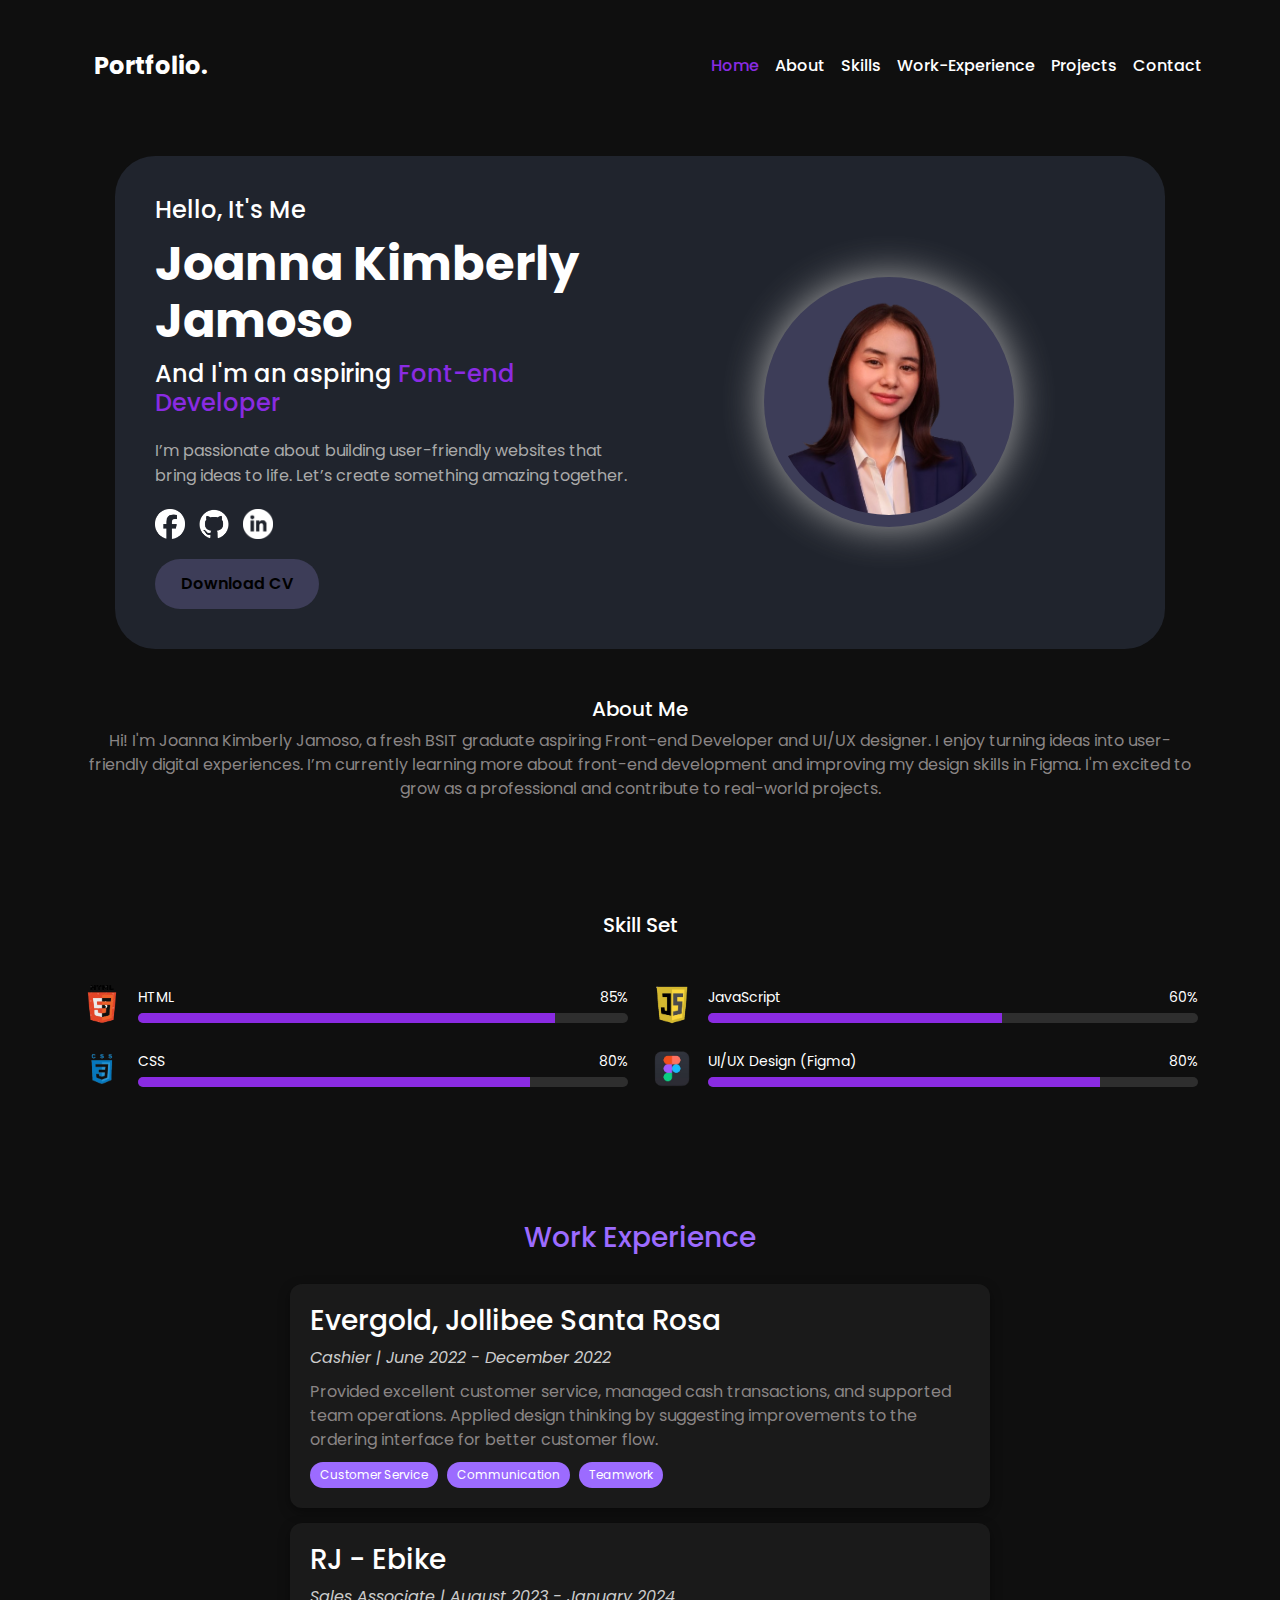
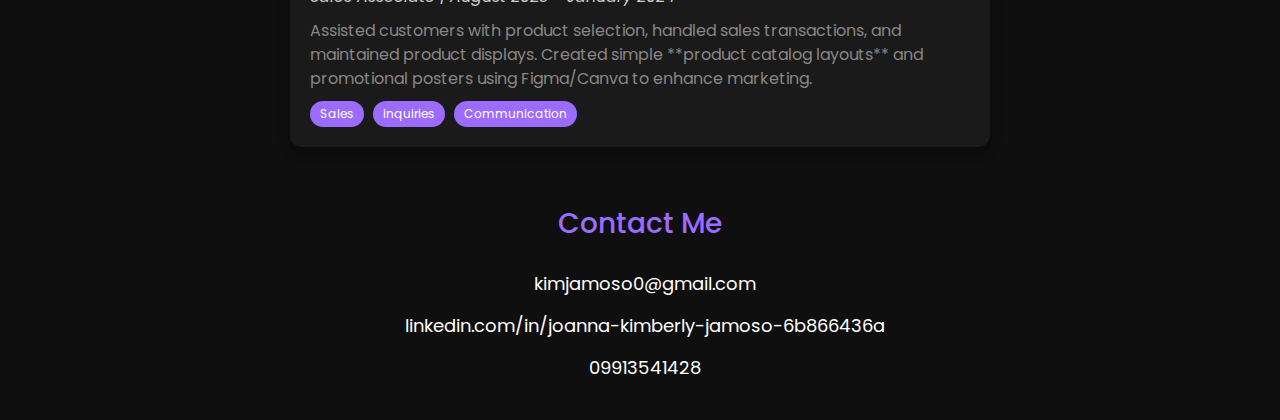
<file: index.html>
<!DOCTYPE html>
<html lang="en">
<head>
  <meta charset="UTF-8" />
  <meta name="viewport" content="width=device-width, initial-scale=1.0"/>
  <title>Jamoso Portfolio</title>

  <!-- Bootstrap CSS -->
  <link href="https://cdn.jsdelivr.net/npm/bootstrap@5.3.0/dist/css/bootstrap.min.css" rel="stylesheet" />
  
  <!-- Google Font -->
  <link href="https://fonts.googleapis.com/css2?family=Poppins:wght@400;600;700&display=swap" rel="stylesheet">

  <!-- Custom CSS -->
  <link rel="stylesheet" href="style.css" />
</head>
<body>

  <!-- Header/Navbar -->
  <header class="py-3">
    <nav class="navbar navbar-expand-lg container">
      <a class="navbar-brand text-white p-4 logo" href="#">Portfolio.</a>
      <button class="navbar-toggler me-3" type="button" data-bs-toggle="collapse" data-bs-target="#navbarNav">
        <span class="navbar-toggler-icon"></span>
      </button>
      <div class="collapse navbar-collapse justify-content-end" id="navbarNav">
        <ul class="navbar-nav">
          <li class="nav-item"><a class="nav-link active text-white" href="#">Home</a></li>
          <li class="nav-item"><a class="nav-link text-white" href="#about">About</a></li>
          <li class="nav-item"><a class="nav-link text-white" href="#Skills">Skills</a></li>
          <li class="nav-item"><a class="nav-link text-white" href="#experience">Work-Experience</a></li>
          <li class="nav-item"><a class="nav-link text-white" href="projects.html">Projects</a></li>
          <li class="nav-item"><a class="nav-link text-white" href="#contact">Contact</a></li>
        </ul>
      </div>
    </nav>
  </header>

  <!-- Main Content -->
  <main class="py-4">
    <div class="container">
      <div class="custom-box mx-auto">
        <div class="row align-items-center flex-column flex-lg-row">
          <!-- Text Content -->
          <div class="col-lg-6 text-content">
            <h3>Hello, It's Me</h3>
            <h1>Joanna Kimberly Jamoso</h1>
            <h3>And I'm an aspiring <span>Font-end Developer</span></h3>
            <p>I’m passionate about building user-friendly websites that bring ideas to life. Let’s create something amazing together.</p>

            <div class="social-icons">
              <a href="https://www.facebook.com/share/1Co2i1bEdq/"><img src="fb.png" alt="fb"></a>
              <a href="https://github.com/kimjamoso5"><img src="git.png" alt="git"></a>
              <a href="https://www.linkedin.com/in/jamoso?utm_source=share&utm_campaign=share_via&utm_content=profile&utm_medium=android_app"><img src="in.png" alt="ln"></a>
            </div>
            <a href="CV.pdf" class="btn">Download CV</a>
          </div>

          <!-- Image Content -->
          <div class="col-lg-6 text-center mt-4 mt-lg-0">
            <div class="glow-border mx-auto">
              <img src="img.png" alt="Joanna Kimberly" class="img-fluid" />
            </div>
          </div>
        </div>
      </div>
    </div>

    <!-- About Section -->
    <section id="about" class="text-center py-5">
      <div class="container">
        <h2>About Me</h2>
        <p>Hi! I'm Joanna Kimberly Jamoso, a fresh BSIT graduate aspiring Front-end Developer and UI/UX designer. I enjoy turning ideas into user-friendly digital experiences. I’m currently learning more about front-end development and improving my design skills in Figma. I'm excited to grow as a professional and contribute to real-world projects.</p>
      </div>
    </section>
      </div>
    </div>
  </div>
</section>
<!-- Skills Section -->
<section id="Skills" class="py-5 text-center">
  <div class="container">
    <h2 class="mb-5">Skill Set</h2>
    <div class="row justify-content-center">
      <div class="col-md-6">
        <!-- HTML -->
        <div class="skill mb-4 d-flex align-items-center">
          <img src="html.png" alt="HTML" class="skill-icon me-3" />
          <div class="flex-grow-1">
            <div class="d-flex justify-content-between"><span>HTML</span><span>85%</span></div>
            <div class="progress"><div class="progress-bar" style="width: 85%"></div></div>
          </div>
        </div>

        <!-- CSS -->
        <div class="skill mb-4 d-flex align-items-center">
          <img src="css.png" alt="CSS" class="skill-icon me-3" />
          <div class="flex-grow-1">
            <div class="d-flex justify-content-between"><span>CSS</span><span>80%</span></div>
            <div class="progress"><div class="progress-bar" style="width: 80%"></div></div>
          </div>
        </div>

      
      </div>

      <div class="col-md-6">
      
         <!-- JavaScript -->
        <div class="skill mb-4 d-flex align-items-center">
          <img src="js.png" alt="JavaScript" class="skill-icon me-3" />
          <div class="flex-grow-1">
            <div class="d-flex justify-content-between"><span>JavaScript</span><span>60%</span></div>
            <div class="progress"><div class="progress-bar" style="width: 60%"></div></div>
          </div>
        </div>
        <!-- UI/UX Design (Figma) -->
        <div class="skill mb-4 d-flex align-items-center">
          <img src="figma.png" alt="Figma" class="skill-icon me-3" />
          <div class="flex-grow-1">
            <div class="d-flex justify-content-between"><span>UI/UX Design (Figma)</span><span>80%</span></div>
            <div class="progress"><div class="progress-bar" style="width: 80%"></div></div>
          </div>
        </div>
      </section>
        <!-- Experience Section -->

<!-- Work Experience Section -->
<section id="experience" class="experience">
  <h2 class="section-title">Work Experience</h2>

  <div class="experience-item">
    <h3>Evergold, Jollibee Santa Rosa</h3>
    <span class="job-title">Cashier | June 2022 - December 2022</span>
    <p>
      Provided excellent customer service, managed cash transactions, and supported team operations.  
      Applied design thinking by suggesting improvements to the ordering interface for better customer flow.
    </p>
    <div class="tags">
      <span>Customer Service</span>
      <span>Communication</span>
      <span>Teamwork</span>
    </div>
  </div>

  <div class="experience-item">
    <h3>RJ - Ebike</h3>
    <span class="job-title">Sales Associate | August 2023 - January 2024</span>
    <p>
      Assisted customers with product selection, handled sales transactions, and maintained product displays.  
      Created simple **product catalog layouts** and promotional posters using Figma/Canva to enhance marketing.
    </p>
    <div class="tags">
      <span>Sales</span>
      <span>inquiries</span>
      <span>Communication</span>
    </div>
  </div>
</section>

<!-- Contact Section -->
<section id="contact" class="contact">
  <h2 class="section-title">Contact Me</h2>
  
  <div class="contact-item">
    <i class="fas fa-envelope"></i>
    <a href="mailto:kimjamoso0@gmail.com">kimjamoso0@gmail.com</a>
  </div>

  <div class="contact-item">
    <i class="fab fa-linkedin"></i>
    <a href="linkedin.com/in/joanna-kimberly-jamoso-6b866436a">linkedin.com/in/joanna-kimberly-jamoso-6b866436a</a>
  </div>

  <div class="contact-item">
    <i class="fas fa-phone"></i>
    <a href="tel:09913541428">09913541428</a>
  </div>
</section>


  </main>

  <!-- Bootstrap JS -->
  <script src="https://cdn.jsdelivr.net/npm/bootstrap@5.3.0/dist/js/bootstrap.bundle.min.js"></script>
</body>
</html>
</file>
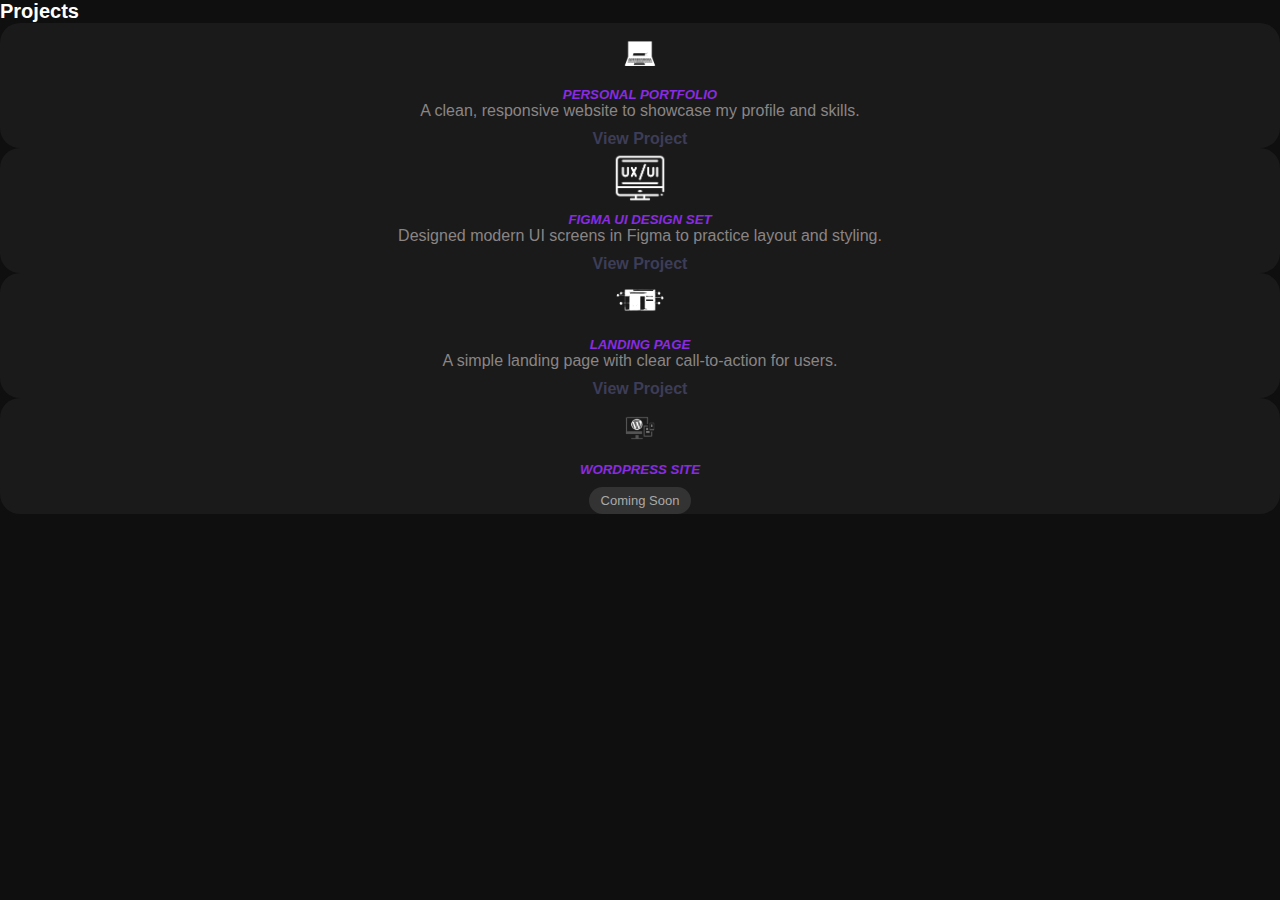
<file: projects.html>
<!doctype html>
<html lang="en">
  <head>
    <!-- Required meta tags -->
    <meta charset="utf-8">
    <meta name="viewport" content="width=device-width, initial-scale=1">

    <link href="https://cdn.jsdelivr.net/npm/bootstrap@5.0.2/dist/css/bootstrap.min.css" rel="stylesheet" integrity="sha384-EVSTQN3/azprG1Anm3QDgpJLIm9Nao0Yz1ztcQTwFspd3yD65VohhpuuCOmLASjC" crossorigin="anonymous">
 <link rel="stylesheet" href="style.css" />
   <body>
<section id="portfolio" class="py-5 text-center">
  <div class="container">
    <h2 class="mb-5" href="index.html">Projects</h2>
    <div class="row g-4 justify-content-center">
      
      <!-- Project 1 -->
      <div class="col-md-5 col-lg-4">
        <div class="project-card p-4">
          <img src="project.png" alt="Personal Portfolio" class="project-icon mb-3">
          <h5>PERSONAL PORTFOLIO</h5>
           <p>A clean, responsive website to showcase my profile and skills.</p>
          <a href="index.html" class="project-link">View Project</a>
        </div>
      </div>

      <!-- Project 2 -->
      <div class="col-md-5 col-lg-4">
        <div class="project-card p-4">
          <img src="project-ui.png" alt="UI Redesign" class="project-icon mb-3">
          <h5>FIGMA UI DESIGN SET</h5>
          <p>Designed modern UI screens in Figma to practice layout and styling.</p>
          <a href="ui-clone.html" class="project-link">View Project</a>
        </div>
      </div>

      <!-- Project 3 -->
      <div class="col-md-5 col-lg-4">
        <div class="project-card p-4">
          <img src="project-landing.png" alt="Landing Page" class="project-icon mb-3">
          <h5>LANDING PAGE</h5>
          <p>A simple landing page with clear call-to-action for users.</p>
          <a href="#" class="project-link">View Project</a>
        </div>
      </div>

      <!-- Project 4 -->
      <div class="col-md-5 col-lg-4">
        <div class="project-card p-4">
          <img src="project-wp.png" alt="WordPress Site" class="project-icon mb-3 grayscale">
          <h5>WORDPRESS SITE</h5>
          <span class="coming-soon">Coming Soon</span>
        </div>
      </div>

    </div>
  </div>
</section>
   
   
    <script src="https://cdn.jsdelivr.net/npm/bootstrap@5.0.2/dist/js/bootstrap.bundle.min.js" integrity="sha384-MrcW6ZMFYlzcLA8Nl+NtUVF0sA7MsXsP1UyJoMp4YLEuNSfAP+JcXn/tWtIaxVXM" crossorigin="anonymous"></script>

    
  </body>
</html>
</file>
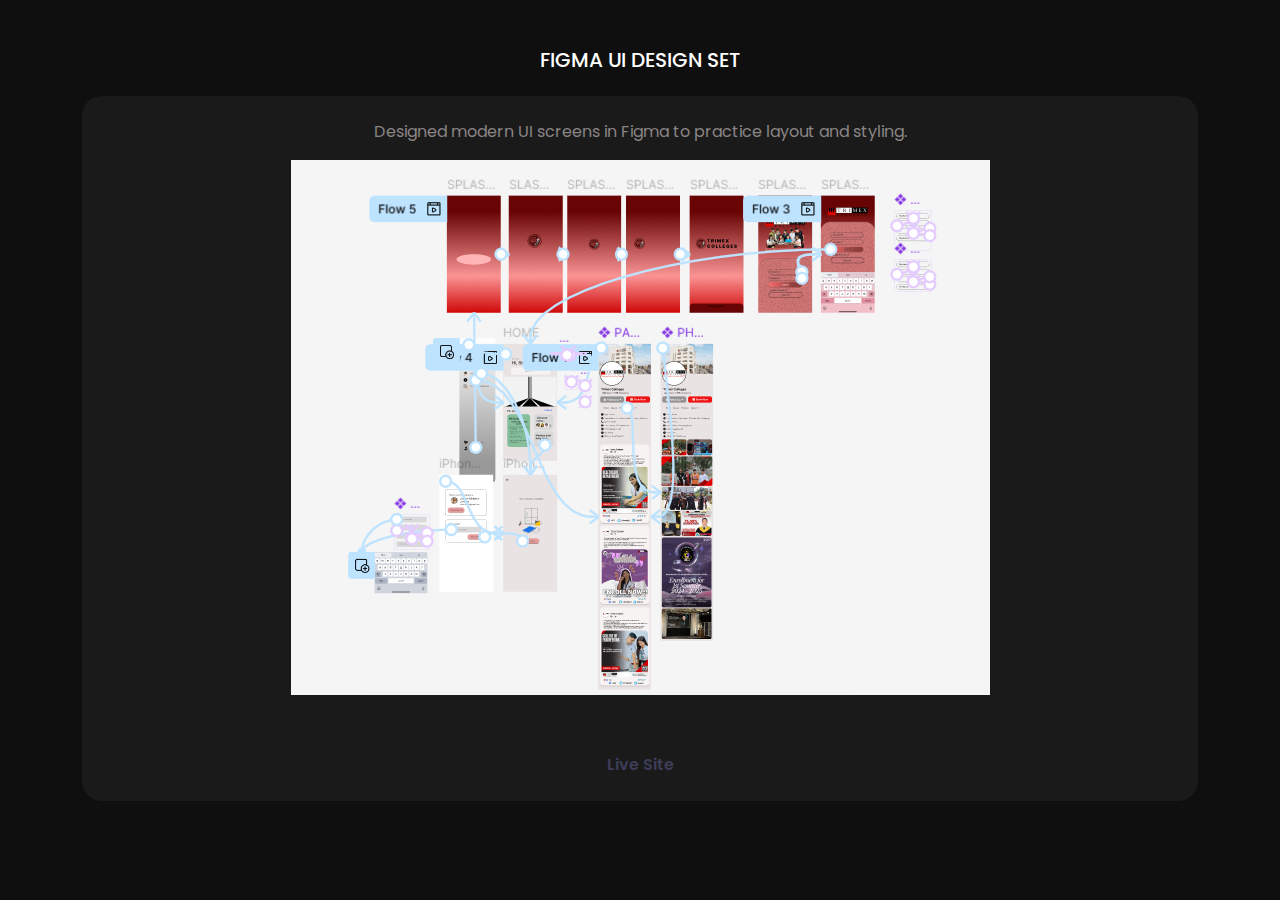
<file: ui-clone.html>
<!DOCTYPE html>
<html lang="en">
<head>
  <meta charset="UTF-8" />
  <meta name="viewport" content="width=device-width, initial-scale=1.0"/>
  <title>FIGMA UI DESIGN SET – Jamoso Portfolio</title>

  <!-- Bootstrap CSS -->
  <link href="https://cdn.jsdelivr.net/npm/bootstrap@5.3.0/dist/css/bootstrap.min.css" rel="stylesheet" />

  <!-- Google Fonts -->
  <link href="https://fonts.googleapis.com/css2?family=Poppins:wght@400;600;700&display=swap" rel="stylesheet">

  <!-- Custom CSS -->
  <link rel="stylesheet" href="style.css" />
</head>
<body>

  <!-- Main Content -->
  <main class="py-5">
    <div class="container">
      <h2 class="text-center mb-4">FIGMA UI DESIGN SET</h2>

      <div class="project-card mx-auto pt-4">
        <p>
         Designed modern UI screens in Figma to practice layout and styling.

        </p>

        <!-- Gallery -->
        <div class="preview-gallery">
          <img src="Screenshot-1.png" alt="UI Screenshot 1">
         
        </div>

        <!-- Buttons -->
        <div class="d-flex justify-content-center gap-3 mt-4 p-4">
          <a href="https://www.figma.com/proto/Yfxs6ylUyMWAiugHv9E3SV/Untitled?node-id=2006-8&t=FSf2hGKXz4pfdNqJ-1" target="_blank" class="project-link">Live Site</a>
         
        </div>
      </div>
    </div>
  </main>

  <!-- Bootstrap JS -->
  <script src="https://cdn.jsdelivr.net/npm/bootstrap@5.3.0/dist/js/bootstrap.bundle.min.js"></script>
</body>
</html>
</file>
<file: style.css>
* {
  margin: 0;
  padding: 0;
  box-sizing: border-box;
  font-family: 'Poppins', sans-serif;
}

body {
  background: #0f0f0f;
  color: #fff;
  min-height: 100vh;
}

.logo {
  font-size: 24px;
  font-weight: 700;
}

.navbar-toggler {
  border-color: #fff;
}

.navbar-toggler-icon {
  background-image: url("data:image/svg+xml;charset=utf8,%3Csvg viewBox='0 0 30 30' xmlns='http://www.w3.org/2000/svg'%3E%3Cpath stroke='white' stroke-width='2' d='M4 7h22M4 15h22M4 23h22'/%3E%3C/svg%3E");
}

.nav-link {
  font-weight: 500;
  transition: color 0.3s;
}

.nav-link:hover,
.nav-link.active {
  color: #8a2be2 !important;
}

.custom-box {
  background-color: #20242d;
  border-radius: 40px;
  padding: 40px;
  max-width: 1050px;
  width: 100%;
}

.text-content h3 {
  font-size: 24px;
  font-weight: 500;
}

.text-content h1 {
  font-size: 48px;
  font-weight: 700;
  margin: 10px 0;
}

.text-content span {
  color: #8a2be2;
}

.text-content p {
  margin: 20px 0;
  color: #aaa;
  line-height: 1.6;
}

.social-icons {
  margin: 20px 0;
}

.social-icons a {
  display: inline-block;
  margin-right: 10px;
}

.social-icons img {
  width: 30px;
  filter: brightness(0) invert(1);
}

.btn {
  display: inline-block;
  padding: 12px 25px;
  background: #3d3d58;
  color: #000;
  border-radius: 25px;
  text-decoration: none;
  font-weight: 600;
  transition: 0.3s ease;
}

.btn:hover {
  background: #351b3d;
}

.glow-border {
  background: #3d3d58;
  padding: 10px;
  border-radius: 80%;
  box-shadow: 0 0 40px #aaa;
  display: flex;
  justify-content: center;
  align-items: center;
  width: 250px;
  height: 250px;
}

.glow-border img {
  width: 100%;
  border-radius: 80%;
}

.skill-icon {
  width: 40px;
  height: 40px;
}

.progress {
  height: 10px;
  background-color: #2e2e2e;
  border-radius: 5px;
  overflow: hidden;
  margin-top: 5px;
}

.progress-bar {
  background-color: #8a2be2;
  height: 100%;
  transition: width 0.6s ease;
}

.skill span {
  font-size: 14px;
  color: #fff;
}

@media (max-width: 768px) {
  .text-content h1 {
    font-size: 32px;
  }

  .glow-border {
    width: 180px;
    height: 180px;
  }

  .text-content {
    text-align: center;
  }

  .btn {
    margin: auto;
  }
}
.project-card {
  background-color: #1a1a1a;
  border-radius: 20px;
  text-align: center;
  color: #fff;
  transition: transform 0.3s ease;
}

.project-card:hover {
  transform: translateY(-5px);
}

.project-icon {
  width: 60px;
  height: 60px;
  object-fit: contain;
  filter: brightness(0) invert(1);
}

.project-link {
  display: inline-block;
  margin-top: 10px;
  color: #3d3d58;
  font-weight: 600;
  text-decoration: none;
}

.project-link:hover {
  color: #4e3853;
}

.coming-soon {
  display: inline-block;
  margin-top: 10px;
  padding: 6px 12px;
  background-color: #333;
  color: #aaa;
  border-radius: 20px;
  font-size: 13px;
  font-weight: 500;
}

.grayscale {
  filter: grayscale(100%);
}
h5{
  font-style: italic;
  font-weight: 600;
  color: #8a2be2;
}
h2{
  font-family: 'Poppins', sans-serif ;
  font-size: 20px;

}
p{
  color:#8a8585;
}
.experience {
  margin-top: 60px;
  color: #fff;
}

.section-title {
  font-size: 28px;
  margin-bottom: 30px;
  color: #9c6bff;
  text-align: center;
}

.experience-item {
  background: #1a1a1a;
  padding: 20px;
  margin: 15px auto;
  border-radius: 12px;
  max-width: 700px;
  box-shadow: 0 4px 12px rgba(0,0,0,0.4);
  transition: transform 0.3s ease;
}

.experience-item:hover {
  transform: translateY(-5px);
}

.job-title {
  font-style: italic;
  color: #ccc;
  display: block;
  margin-bottom: 8px;
}

.experience-item p {
  margin: 10px 0;
  line-height: 1.5;
}

.tags {
  margin-top: 10px;
}

.tags span {
  display: inline-block;
  background: #9c6bff;
  color: #fff;
  padding: 4px 10px;
  border-radius: 20px;
  font-size: 12px;
  margin-right: 5px;
}
.contact {
  margin-top: 60px;
  color: #fff;
  text-align: center;
}

.contact .section-title {
  font-size: 28px;
  margin-bottom: 30px;
  color: #9c6bff;
}

.contact-item {
  margin: 15px 0;
  font-size: 18px;
}

.contact-item i {
  margin-right: 10px;
  color: #9c6bff;
}

.contact-item a {
  color: #fff;
  text-decoration: none;
  transition: color 0.3s ease;
}

.contact-item a:hover {
  color: #9c6bff;
}
</file>
